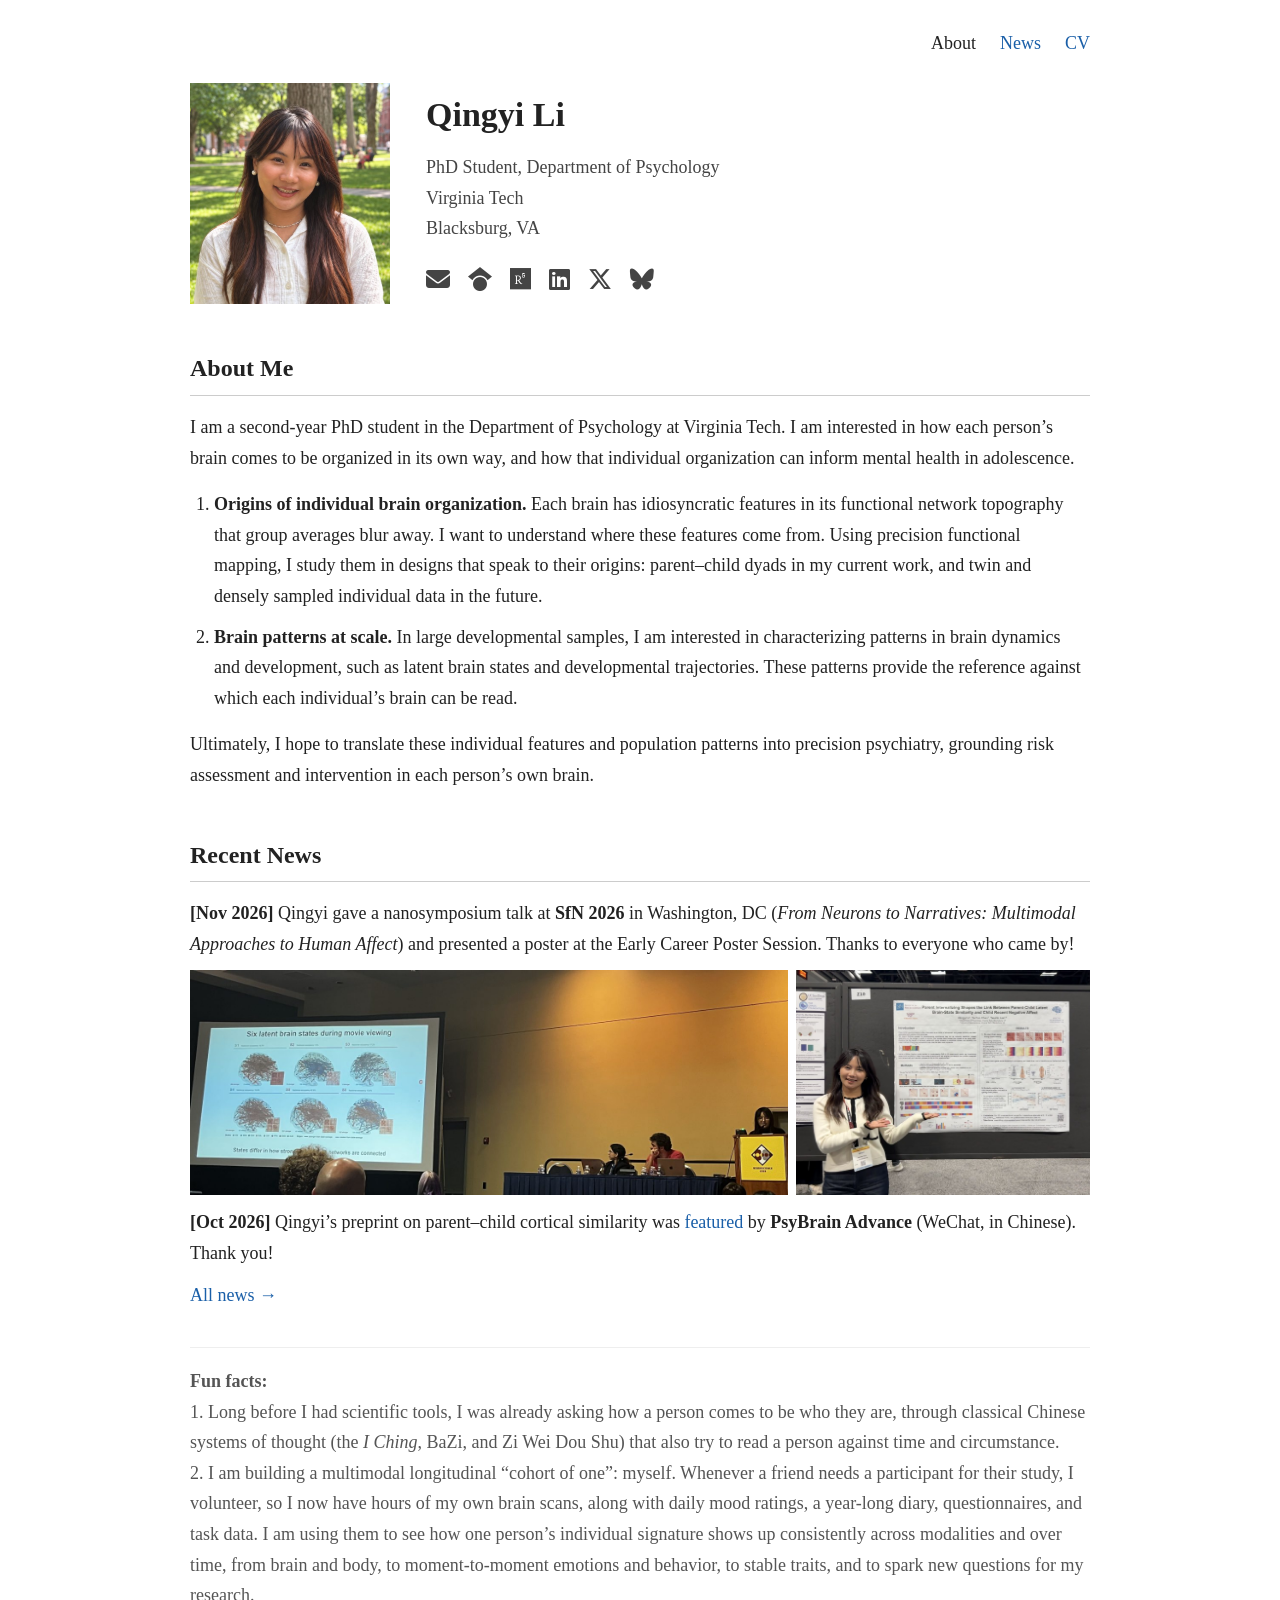
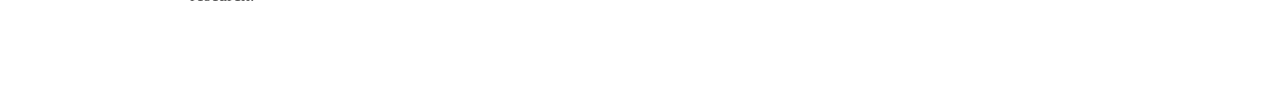
<file: index.html>
<!doctype html>
<html lang="en">
<head>
<meta charset="utf-8">
<meta name="viewport" content="width=device-width, initial-scale=1">
<title>Qingyi Li</title>
<link rel="stylesheet" href="https://cdnjs.cloudflare.com/ajax/libs/font-awesome/6.7.2/css/all.min.css">
<link rel="stylesheet" href="style.css">
</head>
<body>
<div class="page">

<nav>
  <a class="here" href="index.html">About</a>
  <a href="news.html">News</a>
  <a href="cv.html">CV</a>
</nav>

<div class="top">
  <img src="img/photo.jpg" alt="Qingyi Li">
  <div>
    <h1>Qingyi Li</h1>
    <p class="info">PhD Student, Department of Psychology<br>
    Virginia Tech<br>
    Blacksburg, VA</p>
    <div class="icons">
      <a href="mailto:qingyil@vt.edu" title="Email" aria-label="Email"><i class="fa-solid fa-envelope"></i></a>
      <a href="https://scholar.google.com/citations?user=jPOZdfQAAAAJ&amp;hl=en" title="Google Scholar" aria-label="Google Scholar"><i class="fa-brands fa-google-scholar"></i></a>
      <a href="https://www.researchgate.net/profile/Qingyi-Li-8/research" title="ResearchGate" aria-label="ResearchGate"><i class="fa-brands fa-researchgate"></i></a>
      <a href="https://www.linkedin.com/in/qingyi-li-7a95a0380/" title="LinkedIn" aria-label="LinkedIn"><i class="fa-brands fa-linkedin"></i></a>
      <a href="https://x.com/TsingyiL94297" title="X" aria-label="X"><i class="fa-brands fa-x-twitter"></i></a>
      <a href="https://bsky.app/profile/qingyil.bsky.social" title="Bluesky" aria-label="Bluesky"><i class="fa-brands fa-bluesky"></i></a>
    </div>
  </div>
</div>

<div class="section about">
<h2>About Me</h2>
<!-- ===== 自我介绍：直接修改下面的文字即可 ===== -->
<p>I am a second-year PhD student in the Department of Psychology at Virginia Tech. I am interested in how each person’s brain comes to be organized in its own way, and how that individual organization can inform mental health in adolescence.</p>

<ol>
  <li><strong>Origins of individual brain organization.</strong> Each brain has idiosyncratic features in its functional network topography that group averages blur away. I want to understand where these features come from. Using precision functional mapping, I study them in designs that speak to their origins: parent–child dyads in my current work, and twin and densely sampled individual data in the future.</li>
  <li><strong>Brain patterns at scale.</strong> In large developmental samples, I am interested in characterizing patterns in brain dynamics and development, such as latent brain states and developmental trajectories. These patterns provide the reference against which each individual’s brain can be read.</li>
</ol>

<p>Ultimately, I hope to translate these individual features and population patterns into precision psychiatry, grounding risk assessment and intervention in each person’s own brain.</p>

<!-- ===== 自我介绍结束 ===== -->
</div>

<div class="section">
<h2>Recent News</h2>
<!-- 自动显示 news.html 里最上面的两条 -->
<ul class="news" id="recent"></ul>
<p class="more"><a href="news.html">All news →</a></p>
</div>
<script>
fetch('news.html').then(r=>r.text()).then(t=>{
  const doc=new DOMParser().parseFromString(t,'text/html');
  const ul=document.getElementById('recent');
  [...doc.querySelectorAll('.news > li')].slice(0,2).forEach(li=>ul.appendChild(document.importNode(li,true)));
}).catch(()=>{});
</script>


<p class="fun"><strong>Fun facts:</strong><br>
1. Long before I had scientific tools, I was already asking how a person comes to be who they are, through classical Chinese systems of thought (the <em>I Ching</em>, BaZi, and Zi Wei Dou Shu) that also try to read a person against time and circumstance.<br>
2. I am building a multimodal longitudinal &ldquo;cohort of one&rdquo;: myself. Whenever a friend needs a participant for their study, I volunteer, so I now have hours of my own brain scans, along with daily mood ratings, a year-long diary, questionnaires, and task data. I am using them to see how one person&rsquo;s individual signature shows up consistently across modalities and over time, from brain and body, to moment-to-moment emotions and behavior, to stable traits, and to spark new questions for my research.</p>

</div>
</body>
</html>
</file>
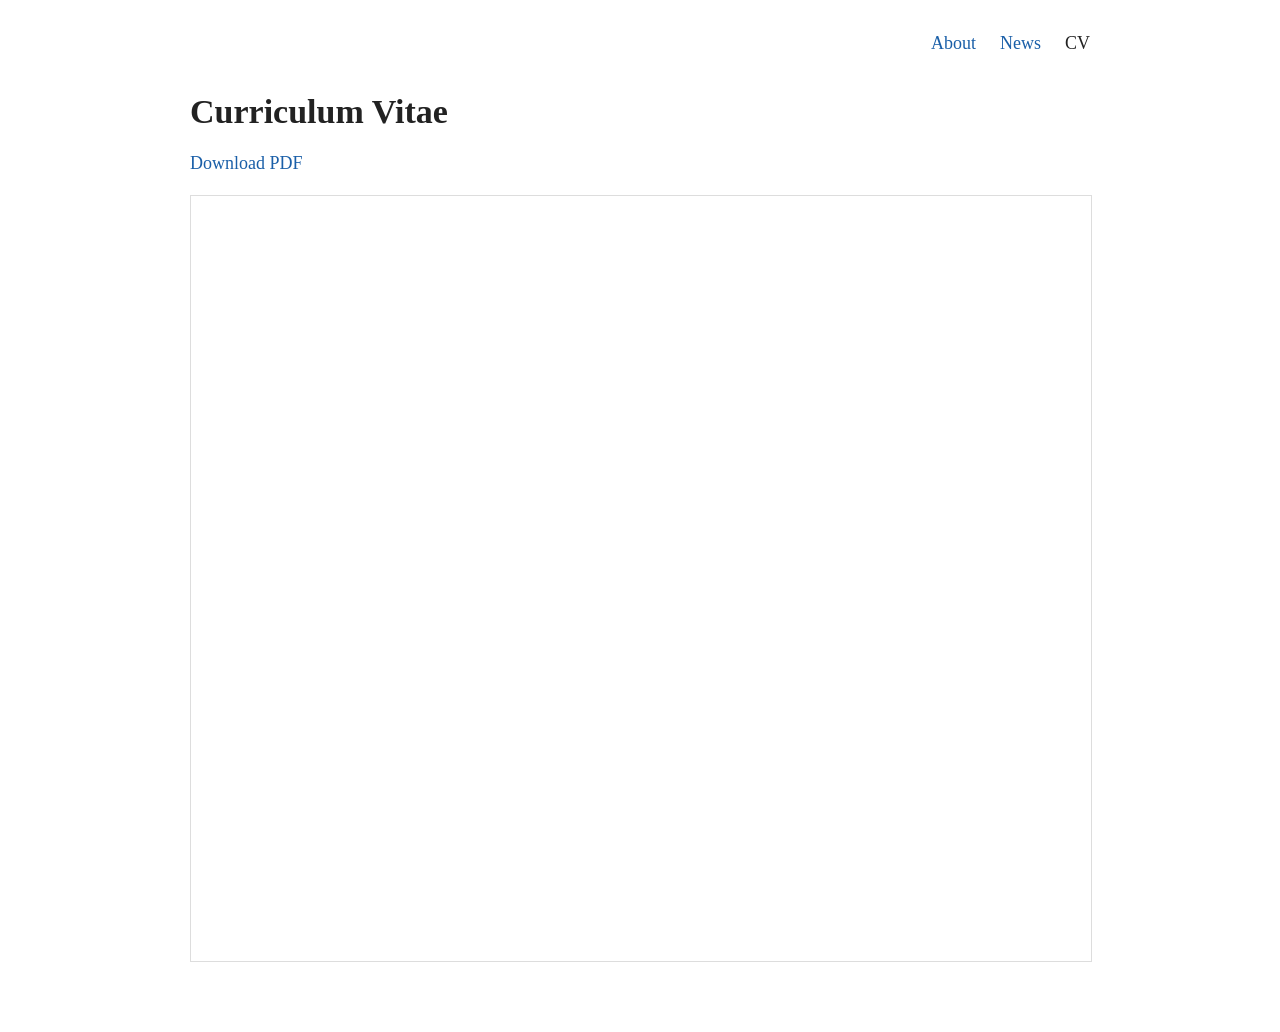
<file: cv.html>
<!doctype html>
<html lang="en">
<head>
<meta charset="utf-8">
<meta name="viewport" content="width=device-width, initial-scale=1">
<title>CV · Qingyi Li</title>
<link rel="stylesheet" href="style.css">
</head>
<body>
<div class="page">

<nav>
  <a href="index.html">About</a>
  <a href="news.html">News</a>
  <a class="here" href="cv.html">CV</a>
</nav>

<h1>Curriculum Vitae</h1>
<p class="dl"><a href="Qingyi_Li_CV.pdf">Download PDF</a></p>
<iframe src="Qingyi_Li_CV.pdf" title="Qingyi Li CV"></iframe>

</div>
</body>
</html>
</file>
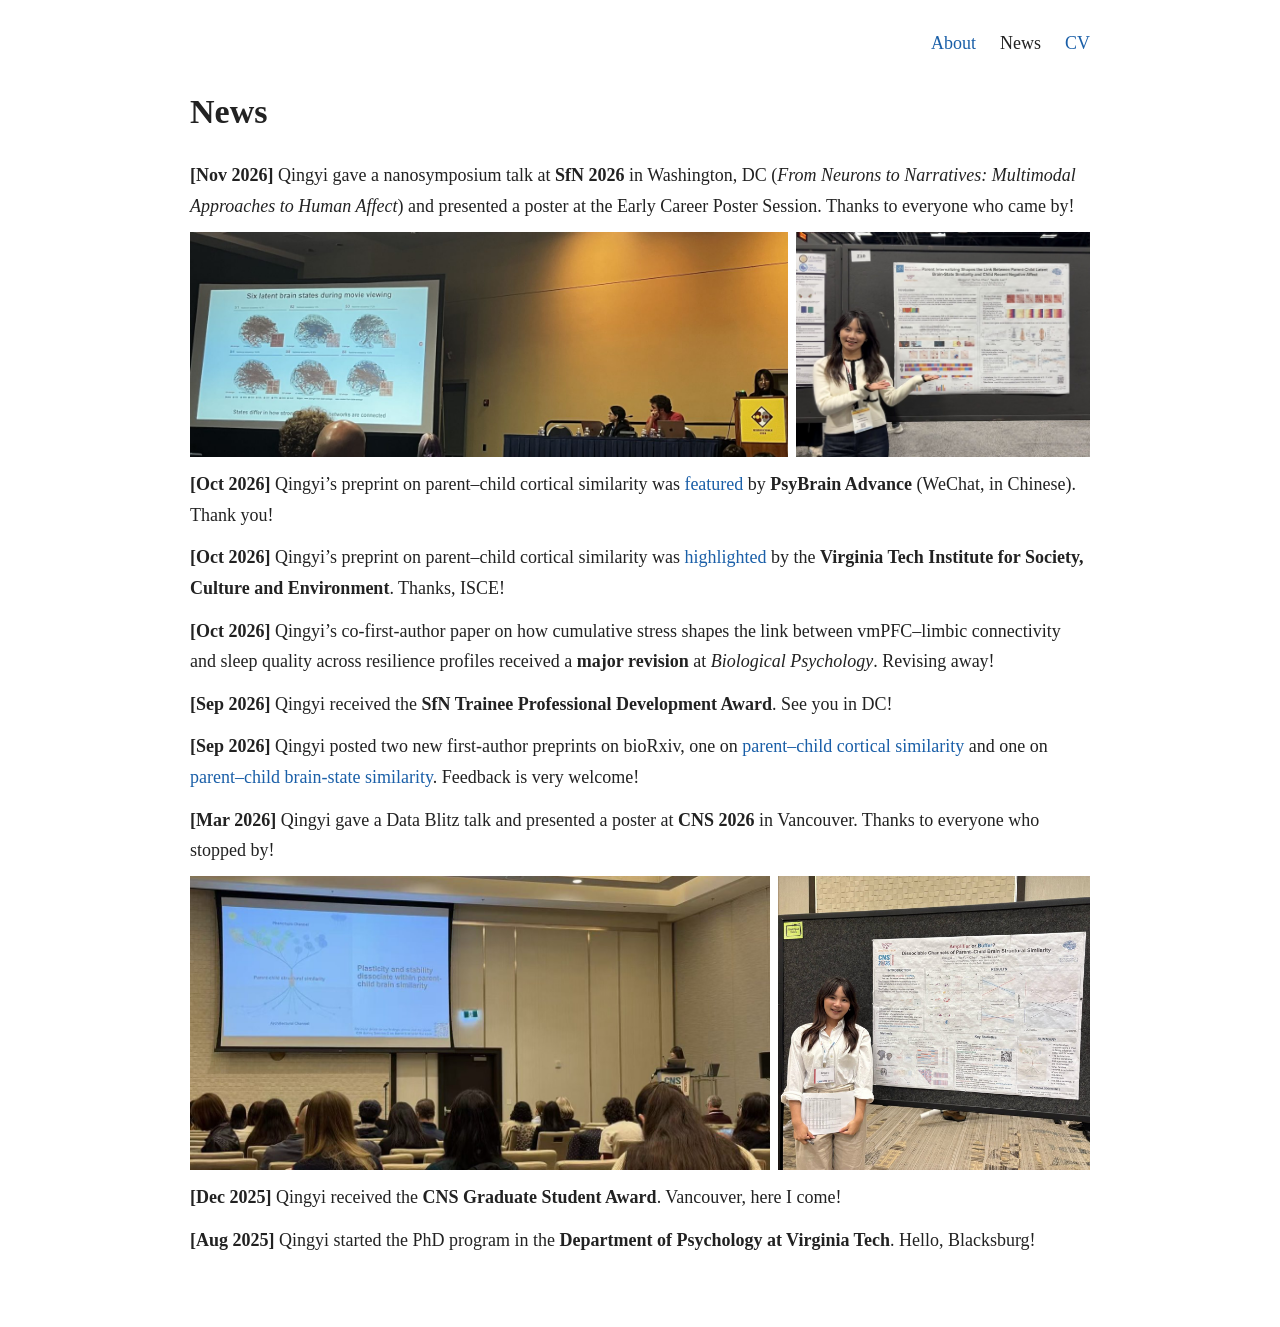
<file: news.html>
<!doctype html>
<html lang="en">
<head>
<meta charset="utf-8">
<meta name="viewport" content="width=device-width, initial-scale=1">
<title>News · Qingyi Li</title>
<link rel="stylesheet" href="style.css">
</head>
<body>
<div class="page">

<nav>
  <a href="index.html">About</a>
  <a class="here" href="news.html">News</a>
  <a href="cv.html">CV</a>
</nav>

<h1>News</h1>
<div class="section" style="margin-top:20px">
<ul class="news">
  <li><span class="d">[Nov 2026]</span> Qingyi gave a nanosymposium talk at <strong>SfN 2026</strong> in Washington, DC (<em>From Neurons to Narratives: Multimodal Approaches to Human Affect</em>) and presented a poster at the Early Career Poster Session. Thanks to everyone who came by!
    <div class="pics"><img style="flex:2.65" src="img/sfn_talk.jpg" alt="Nanosymposium talk at SfN 2026"><img style="flex:1.30" src="img/sfn_poster.jpg" alt="Poster at SfN 2026"></div></li>
  <li><span class="d">[Oct 2026]</span> Qingyi’s preprint on parent–child cortical similarity was <a href="https://mp.weixin.qq.com/s/Hzd30h49HAinkQFNxqP1Mg">featured</a> by <strong>PsyBrain Advance</strong> (WeChat, in Chinese). Thank you!</li>
  <li><span class="d">[Oct 2026]</span> Qingyi’s preprint on parent–child cortical similarity was <a href="https://www.linkedin.com/posts/virginia-tech-institute-for-society-culture-and-environment_vtresearch-virginiatech-adolescentmentalhealth-activity-7519390249710571520-pSMK">highlighted</a> by the <strong>Virginia Tech Institute for Society, Culture and Environment</strong>. Thanks, ISCE!</li>
  <li><span class="d">[Oct 2026]</span> Qingyi’s co-first-author paper on how cumulative stress shapes the link between vmPFC–limbic connectivity and sleep quality across resilience profiles received a <strong>major revision</strong> at <em>Biological Psychology</em>. Revising away!</li>
  <li><span class="d">[Sep 2026]</span> Qingyi received the <strong>SfN Trainee Professional Development Award</strong>. See you in DC!</li>
  <li><span class="d">[Sep 2026]</span> Qingyi posted two new first-author preprints on bioRxiv, one on <a href="https://doi.org/10.64898/2026.09.18.752767">parent–child cortical similarity</a> and one on <a href="https://doi.org/10.64898/2026.09.15.751857">parent–child brain-state similarity</a>. Feedback is very welcome!</li>
  <li><span class="d">[Mar 2026]</span> Qingyi gave a Data Blitz talk and presented a poster at <strong>CNS 2026</strong> in Vancouver. Thanks to everyone who stopped by!
    <div class="pics"><img style="flex:1.97" src="img/cns_blitz.jpg" alt="Data Blitz talk at CNS 2026"><img style="flex:1.06" src="img/cns_poster.jpg" alt="Poster at CNS 2026"></div></li>
  <li><span class="d">[Dec 2025]</span> Qingyi received the <strong>CNS Graduate Student Award</strong>. Vancouver, here I come!</li>
  <li><span class="d">[Aug 2025]</span> Qingyi started the PhD program in the <strong>Department of Psychology at Virginia Tech</strong>. Hello, Blacksburg!</li>
</ul>
</div>

</div>
</body>
</html>
</file>
<file: style.css>
body{margin:0;background:#fff;color:#222;font:18px/1.7 "Times New Roman",Times,serif}
a{color:#1a5fa8;text-decoration:none}
a:hover{text-decoration:underline}
.page{max-width:900px;margin:0 auto;padding:28px 20px 60px}
nav{display:flex;gap:24px;justify-content:flex-end;margin-bottom:24px}
nav a.here{color:#222}
.top{display:flex;gap:36px;align-items:center}
.top img{width:200px;height:auto;flex:none}
h1{font-size:34px;font-weight:bold;margin:0 0 8px}
.info{margin:0;color:#444}
.icons{display:flex;gap:18px;margin-top:16px;font-size:24px}
.icons a{color:#444}
.icons a:hover{color:#1a5fa8;text-decoration:none}
.section{margin-top:44px}
h2{font-size:24px;font-weight:bold;margin:0 0 16px;padding-bottom:6px;border-bottom:1px solid #ccc}
.about p{margin:0 0 16px}
.about ol{margin:0 0 16px;padding-left:24px}
.about li{margin-bottom:10px}
.fun{margin-top:36px;padding-top:18px;border-top:1px solid #eee;color:#555}
.news{list-style:none;padding:0;margin:0}
.news li{margin-bottom:12px}
.news .d{font-weight:bold}
.pics{display:flex;gap:8px;margin:10px 0 6px}
.pics img{min-width:0;width:0;height:auto;display:block}
.dl{margin:0 0 16px}
.more{margin:4px 0 0}
iframe{width:100%;height:85vh;border:1px solid #ddd}
@media (max-width:640px){
  .top{flex-direction:column;align-items:flex-start;gap:20px}
  .top img{width:100%;max-width:200px}
  nav{justify-content:flex-start}
  iframe{height:70vh}
  .pics{flex-direction:column}
  .pics img{flex:none!important;width:100%}
}
</file>
